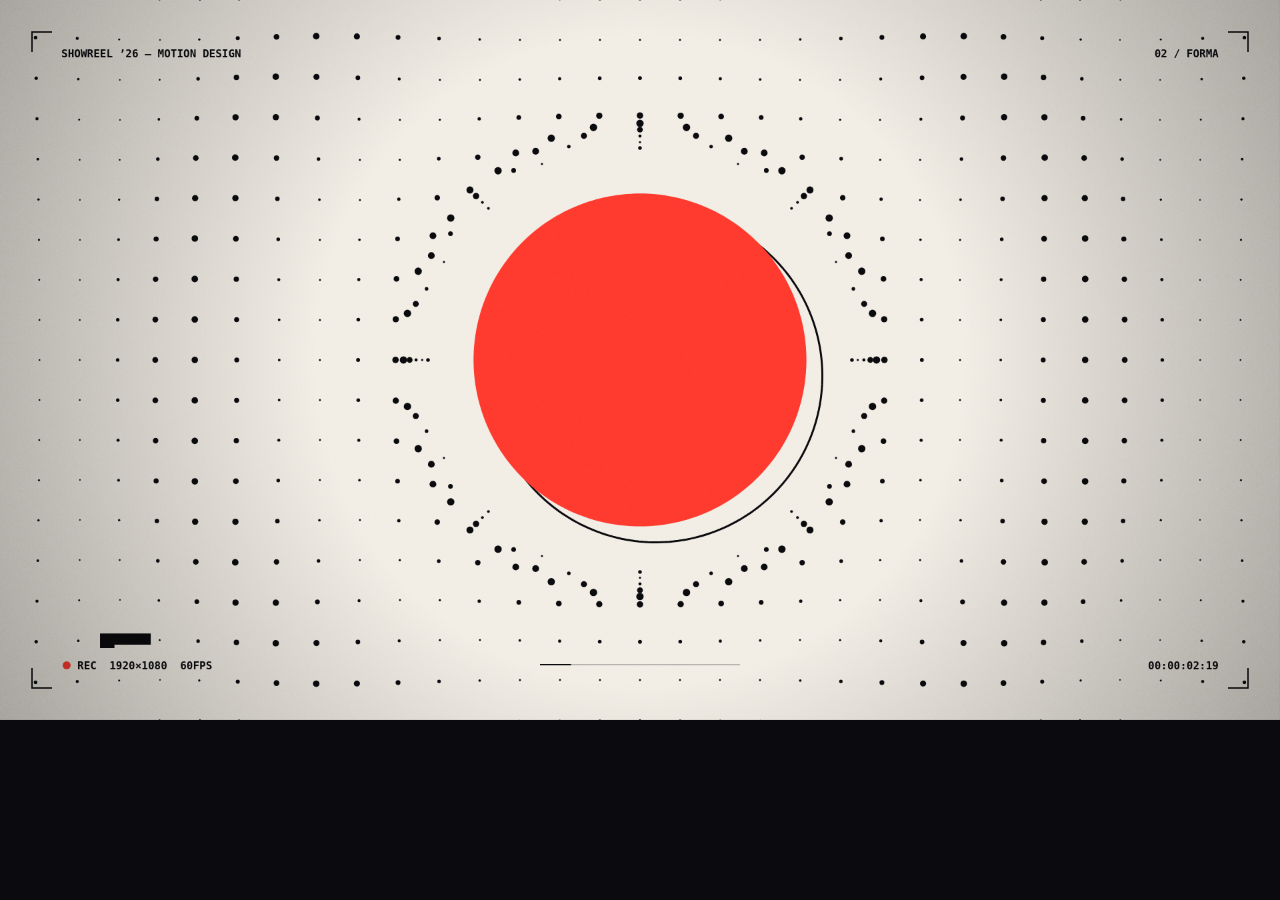
<file: showreel/showreel.html>
<!doctype html>
<html>
<head>
<meta charset="utf-8">
<title>Showreel 2026</title>
<style>
  html,body{margin:0;background:#0B0B0F;overflow:hidden}
  canvas{display:block;width:100vw;height:auto}
</style>
</head>
<body>
<canvas id="c" width="1920" height="1080"></canvas>
<script>
/* =========================================================================
   SHOWREEL 2026 — 15s motion design reel
   Deterministic renderer: window.render(t) draws the frame at time t (s).
   Open in a browser to preview in real time; render.mjs exports frames.
   ========================================================================= */
const W = 1920, H = 1080, CX = W / 2, CY = H / 2, DURATION = 15;
const cv = document.getElementById('c');
const ctx = cv.getContext('2d');

const C = {
  ink: '#0B0B0F', cream: '#F2EEE6', red: '#FF3B2F',
  lime: '#C8FF3C', violet: '#6A4CFF', white: '#FFFFFF'
};
const FONT = '"Inter Display", "Inter", sans-serif';
const MONO = '"JetBrains Mono", "DejaVu Sans Mono", monospace';

/* ---------- math & easing ---------- */
const clamp = (x, a = 0, b = 1) => Math.min(b, Math.max(a, x));
const lerp = (a, b, t) => a + (b - a) * t;
const P = (t, a, b) => clamp((t - a) / (b - a));
const E = {
  outExpo: x => x === 1 ? 1 : 1 - Math.pow(2, -10 * x),
  inExpo: x => x === 0 ? 0 : Math.pow(2, 10 * x - 10),
  inOutExpo: x => x === 0 ? 0 : x === 1 ? 1 : x < .5 ? Math.pow(2, 20 * x - 10) / 2 : (2 - Math.pow(2, -20 * x + 10)) / 2,
  outCubic: x => 1 - Math.pow(1 - x, 3),
  inOutCubic: x => x < .5 ? 4 * x * x * x : 1 - Math.pow(-2 * x + 2, 3) / 2,
  outBack: x => { const c1 = 1.70158, c3 = c1 + 1; return 1 + c3 * Math.pow(x - 1, 3) + c1 * Math.pow(x - 1, 2); },
  inBack: x => { const c1 = 1.70158, c3 = c1 + 1; return c3 * x * x * x - c1 * x * x; },
  outElastic: x => x === 0 ? 0 : x === 1 ? 1 : Math.pow(2, -10 * x) * Math.sin((x * 10 - .75) * (2 * Math.PI / 3)) + 1,
  inOutQuart: x => x < .5 ? 8 * x ** 4 : 1 - Math.pow(-2 * x + 2, 4) / 2,
};
function rng(seed) {
  return () => {
    seed |= 0; seed = seed + 0x6D2B79F5 | 0;
    let t = Math.imul(seed ^ seed >>> 15, 1 | seed);
    t = t + Math.imul(t ^ t >>> 7, 61 | t) ^ t;
    return ((t ^ t >>> 14) >>> 0) / 4294967296;
  };
}
function hexToRgb(h) { const n = parseInt(h.slice(1), 16); return [n >> 16 & 255, n >> 8 & 255, n & 255]; }
function mix(a, b, t) { const A = hexToRgb(a), B = hexToRgb(b); return `rgb(${A.map((v, i) => Math.round(lerp(v, B[i], t))).join(',')})`; }
const bump = (t, a, b) => { const p = P(t, a, b); return Math.sin(p * Math.PI); };

/* ---------- text helpers ---------- */
function setFont(size, weight = 900, fam = FONT) { ctx.font = `${weight} ${size}px ${fam}`; }

function fitSize(str, targetW, maxSize, weight = 900) {
  setFont(100, weight);
  return Math.min(maxSize, 100 * targetW / ctx.measureText(str).width);
}

/* Per-letter masked reveal (letters rise from behind a clipping band). */
function revealText(str, x, y, size, o) {
  const {
    t, start, dur = 0.6, stagger = 0.04, color = C.cream, weight = 900,
    align = 'center', tracking = 0, outline = false, ease = E.outExpo,
    exitStart = null, exitDur = 0.45, fam = FONT, lineWidth = 2
  } = o;
  setFont(size, weight, fam);
  const chars = [...str];
  const widths = chars.map(c => ctx.measureText(c).width);
  const total = widths.reduce((a, b) => a + b, 0) + tracking * (chars.length - 1);
  let cx = align === 'center' ? x - total / 2 : align === 'right' ? x - total : x;
  ctx.save();
  ctx.beginPath();
  ctx.rect(cx - size, y - size * 1.02, total + size * 2, size * 1.3);
  ctx.clip();
  ctx.textBaseline = 'alphabetic';
  ctx.textAlign = 'left';
  if (outline) { ctx.strokeStyle = color; ctx.lineWidth = lineWidth; } else ctx.fillStyle = color;
  chars.forEach((ch, i) => {
    const s = start + i * stagger;
    const p = ease(P(t, s, s + dur));
    let off = (1 - p) * size * 1.1;
    if (exitStart !== null) {
      const es = exitStart + i * stagger * 0.6;
      off -= E.inExpo(P(t, es, es + exitDur)) * size * 1.15;
    }
    if (p > 0) {
      if (outline) ctx.strokeText(ch, cx, y + off); else ctx.fillText(ch, cx, y + off);
    }
    cx += widths[i] + tracking;
  });
  ctx.restore();
  return total;
}

/* Typewriter mono text with cursor */
function typeText(str, x, y, size, t, start, cps, color, align = 'left', cursor = true) {
  setFont(size, 500, MONO);
  ctx.fillStyle = color;
  ctx.textAlign = align;
  ctx.textBaseline = 'alphabetic';
  const n = Math.floor(clamp((t - start) * cps, 0, str.length));
  if (t < start) return;
  const s = str.slice(0, n);
  ctx.fillText(s, x, y);
  if (cursor && (n < str.length || Math.floor(t * 4) % 2 === 0)) {
    const w = ctx.measureText(s).width;
    const bx = align === 'left' ? x + w + 4 : align === 'center' ? x + w / 2 + 4 : x + 4;
    ctx.fillRect(bx, y - size * 0.8, size * 0.55, size * 0.95);
  }
  ctx.textAlign = 'left';
}

/* ---------- shape morph geometry ---------- */
const NP = 240;
function circlePts(R) {
  const a = [];
  for (let k = 0; k < NP; k++) { const ang = -Math.PI / 2 + k / NP * Math.PI * 2; a.push([Math.cos(ang) * R, Math.sin(ang) * R]); }
  return a;
}
function polyPts(n, R, inner = null) {
  const m = inner ? n * 2 : n, verts = [];
  for (let i = 0; i < m; i++) {
    const ang = -Math.PI / 2 + i * 2 * Math.PI / m;
    const r = inner && i % 2 ? inner : R;
    verts.push([Math.cos(ang) * r, Math.sin(ang) * r]);
  }
  const seg = []; let L = 0;
  for (let i = 0; i < m; i++) { const a = verts[i], b = verts[(i + 1) % m]; const l = Math.hypot(b[0] - a[0], b[1] - a[1]); seg.push(l); L += l; }
  const pts = [];
  for (let k = 0; k < NP; k++) {
    let d = k / NP * L, i = 0;
    while (d > seg[i]) { d -= seg[i]; i++; }
    const a = verts[i], b = verts[(i + 1) % m], f = d / seg[i];
    pts.push([lerp(a[0], b[0], f), lerp(a[1], b[1], f)]);
  }
  return pts;
}
const SHAPES = {
  circle: circlePts(230),
  square: polyPts(4, 290),
  tri: polyPts(3, 330),
  star: polyPts(5, 340, 150),
};
const MORPH_KEYS = [[2.85, 'square'], [3.40, 'tri'], [3.95, 'star']];
function shapeAt(t) {
  let cur = SHAPES.circle.map(p => p.slice());
  let rot = t * 0.45;
  for (const [kt, name] of MORPH_KEYS) {
    const m = E.inOutExpo(P(t, kt - 0.32, kt));
    const tgt = SHAPES[name];
    cur = cur.map((p, i) => [lerp(p[0], tgt[i][0], m), lerp(p[1], tgt[i][1], m)]);
    rot += m * Math.PI / 2;
  }
  return { pts: cur, rot };
}
function pathPts(pts) {
  ctx.beginPath();
  pts.forEach((p, i) => i ? ctx.lineTo(p[0], p[1]) : ctx.moveTo(p[0], p[1]));
  ctx.closePath();
}

/* ---------- precomputed assets ---------- */
const grain = document.createElement('canvas');
grain.width = grain.height = 256;
{
  const g = grain.getContext('2d'), id = g.createImageData(256, 256), r = rng(7);
  for (let i = 0; i < id.data.length; i += 4) { const v = r() * 255; id.data[i] = id.data[i + 1] = id.data[i + 2] = v; id.data[i + 3] = 255; }
  g.putImageData(id, 0, 0);
}
const grainPat = ctx.createPattern(grain, 'repeat');

// 3D particle sets
const NPTS = 900;
const R3 = rng(42);
const PART = [];
{
  const golden = Math.PI * (3 - Math.sqrt(5));
  for (let i = 0; i < NPTS; i++) {
    const y = 1 - (i / (NPTS - 1)) * 2, rad = Math.sqrt(1 - y * y), th = golden * i;
    const sph = [Math.cos(th) * rad * 330, y * 330, Math.sin(th) * rad * 330];
    const u = (i * 0.6180339887 % 1) * Math.PI * 2, v = (i / NPTS) * Math.PI * 2 * 37;
    const tor = [(300 + 115 * Math.cos(v)) * Math.cos(u), 115 * Math.sin(v), (300 + 115 * Math.cos(v)) * Math.sin(u)];
    const rnd = [(R3() - .5) * 3600, (R3() - .5) * 2400, (R3() - .5) * 2400 - 300];
    PART.push({ sph, tor, rnd, d1: R3(), d2: R3() });
  }
}
const PAL3D = Array.from({ length: 24 }, (_, i) => mix(C.lime, C.violet, i / 23));

/* ---------- global camera shake on hits ---------- */
const HITS = [1.05, 2.2, 4.72, 5.05, 5.4, 5.75, 6.3, 7.2, 9.82, 12.3, 13.2];
function shake(t) {
  let a = 0;
  for (const h of HITS) if (t >= h) a += 12 * Math.exp(-(t - h) * 16);
  return [a * Math.sin(t * 97.3), a * Math.cos(t * 83.1)];
}

/* =========================================================================
   SCENE 1 — UVOD (0 – 2.2): dot → line → MOTION
   ========================================================================= */
function scene1(t) {
  ctx.fillStyle = C.ink; ctx.fillRect(0, 0, W, H);

  // expanding rings
  [C.red, C.lime, C.violet].forEach((col, i) => {
    const p = E.outExpo(P(t, 1.05 + i * 0.09, 2.1 + i * 0.09));
    if (p <= 0 || p >= 1) return;
    ctx.strokeStyle = col;
    ctx.lineWidth = (1 - p) * 26;
    ctx.beginPath(); ctx.arc(CX, CY, 40 + p * 1250, 0, Math.PI * 2); ctx.stroke();
  });

  // dot pop + anticipation squash + stretch into line
  const pop = E.outBack(P(t, 0.08, 0.42));
  const squash = bump(t, 0.42, 0.6);
  const st = E.inOutExpo(P(t, 0.55, 1.0));
  const split = E.outExpo(P(t, 1.0, 1.5));
  const shrink = E.inOutExpo(P(t, 1.5, 2.0));
  let w = lerp(32 * pop, 1480, st) * (1 + squash * 0.35) * lerp(1, 0.62, shrink);
  let h = lerp(32 * pop, 6, st) * (1 - squash * 0.3);
  ctx.fillStyle = C.red;
  if (split <= 0) {
    rr(CX - w / 2, CY - h / 2, w, h, h / 2); ctx.fill();
  } else {
    const dy = split * 200;
    rr(CX - w / 2, CY - dy - h / 2, w, h, h / 2); ctx.fill();
    rr(CX - w / 2, CY + dy - h / 2, w, h, h / 2); ctx.fill();
  }

  // headline
  const trk = lerp(0, 34, E.outCubic(P(t, 1.1, 2.2)));
  revealText('MOTION', CX, CY + 108, 300, { t, start: 1.02, dur: 0.55, stagger: 0.035, color: C.cream, tracking: trk });
  if (t > 1.35) {
    setFont(22, 500, MONO);
    typeText('SHOWREEL — 2026 — MOTION DESIGN', CX - 245, CY + 262, 22, t, 1.35, 60, C.cream, 'left', false);
  }

  // exit: circle wipe reveals scene 2
}
function rr(x, y, w, h, r) {
  r = Math.max(0, Math.min(r, Math.abs(w) / 2, Math.abs(h) / 2));
  ctx.beginPath(); ctx.roundRect(x, y, w, h, r);
}

/* =========================================================================
   SCENE 2 — FORMA (1.85 – 4.72): dot field + morphing shape
   ========================================================================= */
function scene2(t) {
  ctx.fillStyle = C.cream; ctx.fillRect(0, 0, W, H);

  const appear = E.outBack(P(t, 1.95, 2.5));
  const pre = bump(t, 4.12, 4.32) * 0.14;
  const blow = E.inExpo(P(t, 4.3, 4.72));
  const scale = appear * (1 - pre) * (1 + blow * 22);
  const Reff = 270 * scale;

  // dot field with radial wave and shape repel
  const sp = 60, cols = 33, rows = 19, ox = CX - (cols - 1) * sp / 2, oy = CY - (rows - 1) * sp / 2;
  ctx.fillStyle = C.ink;
  for (let j = 0; j < rows; j++) for (let i = 0; i < cols; i++) {
    let x = ox + i * sp, y = oy + j * sp;
    const dx = x - CX, dy = y - CY, d = Math.hypot(dx, dy) || 1;
    const ap = E.outExpo(P(t, 1.95 + d / 1600 * 0.5, 2.55 + d / 1600 * 0.5));
    if (ap <= 0) continue;
    const wv = Math.sin(d * 0.017 - t * 7) * 0.5 + 0.5;
    let nd = d + wv * 8;
    const minD = Reff + 70;
    if (nd < minD) nd = lerp(nd, minD, 0.85);
    x = CX + dx / d * nd; y = CY + dy / d * nd;
    const r = (1.6 + 4.2 * wv) * ap;
    ctx.beginPath(); ctx.arc(x, y, r, 0, Math.PI * 2); ctx.fill();
  }

  // echo outline (delayed)
  const echo = shapeAt(t - 0.12);
  ctx.save();
  ctx.translate(CX + 22 * scale, CY + 22 * scale);
  ctx.rotate(echo.rot); ctx.scale(scale, scale);
  pathPts(echo.pts);
  ctx.lineWidth = 3 / Math.max(scale, 0.01);
  ctx.strokeStyle = C.ink; ctx.stroke();
  ctx.restore();

  // main shape
  const sh = shapeAt(t);
  ctx.save();
  ctx.translate(CX, CY); ctx.rotate(sh.rot); ctx.scale(scale, scale);
  pathPts(sh.pts); ctx.fillStyle = C.red; ctx.fill();
  ctx.restore();

  if (blow > 0.98) return;
  // typography
  revealText('FORMA', 140, 930, 150, { t, start: 2.3, dur: 0.6, stagger: 0.04, color: C.ink, align: 'left', exitStart: 4.1, exitDur: 0.3 });
  typeText('02 — oblik · ritam · tempo', 146, 985, 22, t, 2.6, 40, C.ink, 'left', false);

  // shape index list
  const names = ['KRUG', 'KVADRAT', 'TROUGAO', 'ZVEZDA'];
  const keys = [2.2, 2.85, 3.4, 3.95];
  let active = 0; keys.forEach((k, i) => { if (t >= k - 0.16) active = i; });
  names.forEach((n, i) => {
    const ap = E.outExpo(P(t, 2.4 + i * 0.06, 2.9 + i * 0.06));
    const out = E.inExpo(P(t, 4.05 + i * 0.03, 4.3 + i * 0.03));
    const y = 430 + i * 56;
    const x = 1600 + (1 - ap) * 80 + out * 120;
    ctx.globalAlpha = ap * (1 - out);
    const on = i === active;
    ctx.fillStyle = on ? C.red : C.ink;
    setFont(26, on ? 700 : 400, MONO);
    ctx.fillText(`0${i + 1}  ${n}`, x, y);
    if (on) { ctx.fillRect(x - 34, y - 18, 18, 18); }
    ctx.globalAlpha = 1;
  });
}

/* =========================================================================
   SCENE 3 — TIPOGRAFIJA (4.72 – 7.4): kinetic words + marquee
   ========================================================================= */
const WORDS = [
  { w: 'DIZAJN', s: 4.72, bg: C.red, fg: C.ink },
  { w: 'KOJI', s: 5.05, bg: C.ink, fg: C.lime },
  { w: 'SE', s: 5.40, bg: C.violet, fg: C.cream },
  { w: 'KREĆE.', s: 5.75, bg: C.lime, fg: C.ink },
];
function scene3(t) {
  if (t < 6.3) {
    let k = 0; WORDS.forEach((o, i) => { if (t >= o.s) k = i; });
    const cur = WORDS[k], prev = WORDS[Math.max(0, k - 1)];
    ctx.fillStyle = k === 0 ? cur.bg : prev.bg; ctx.fillRect(0, 0, W, H);
    if (k > 0) {
      const p = E.outExpo(P(t, cur.s, cur.s + 0.16));
      ctx.fillStyle = cur.bg; ctx.fillRect(0, H - p * H, W, p * H);
    }
    // accent stripes behind
    const sp = E.outExpo(P(t, cur.s, cur.s + 0.3));
    ctx.fillStyle = cur.fg; ctx.globalAlpha = 0.12;
    for (let i = 0; i < 5; i++) {
      const y = 140 + i * 200;
      const x0 = (i % 2 ? -1 : 1) * (1 - sp) * W;
      ctx.fillRect(x0, y, W, 6);
    }
    ctx.globalAlpha = 1;

    const size = fitSize(cur.w, 1450, 560);
    const sc = lerp(1.18, 1, E.outExpo(P(t, cur.s, cur.s + 0.4)));
    const sk = lerp(-0.22, 0, E.outExpo(P(t, cur.s, cur.s + 0.35)));
    ctx.save();
    ctx.translate(CX, CY); ctx.scale(sc, sc); ctx.transform(1, 0, sk, 1, 0, 0);
    revealText(cur.w, 0, size * 0.36, size, { t, start: cur.s, dur: 0.28, stagger: 0.022, color: cur.fg });
    ctx.restore();
    // index tag
    setFont(24, 600, MONO); ctx.fillStyle = cur.fg;
    ctx.fillText(`[ 0${k + 1} / 04 ]`, 120, H - 130);
    ctx.textAlign = 'right'; ctx.fillText('KINETIČKA TIPOGRAFIJA', W - 120, H - 130); ctx.textAlign = 'left';
    return;
  }
  // marquee wall
  ctx.fillStyle = C.ink; ctx.fillRect(0, 0, W, H);
  const enter = E.outExpo(P(t, 6.3, 6.8));
  const sc = lerp(1.6, 1, enter);
  ctx.save();
  ctx.translate(CX, CY); ctx.rotate(-0.14); ctx.scale(sc, sc);
  const txt = 'DIZAJN KOJI SE KREĆE — ';
  const size = 150;
  setFont(size, 900);
  const pw = ctx.measureText(txt).width;
  for (let r = -5; r <= 5; r++) {
    const y = r * 158 + size * 0.36;
    const dir = r % 2 ? 1 : -1;
    const off = ((dir * (t - 6.3) * 1100 + r * 371) % pw + pw) % pw;
    const style = r === 0 ? 'red' : (r % 2 ? 'outline' : 'fill');
    setFont(size, 900);
    if (style === 'outline') { ctx.strokeStyle = C.cream; ctx.lineWidth = 2; }
    else ctx.fillStyle = style === 'red' ? C.red : C.cream;
    for (let x = -2600 - off; x < 2600; x += pw) {
      if (style === 'outline') ctx.strokeText(txt, x, y); else ctx.fillText(txt, x, y);
    }
  }
  ctx.restore();
}

/* =========================================================================
   SCENE 4 — PROSTOR (6.95 – 9.9): 3D particle sphere → torus → explode
   ========================================================================= */
function scene4(t) {
  ctx.fillStyle = C.ink; ctx.fillRect(0, 0, W, H);
  const cx = 1190, cy = 540;
  const g = ctx.createRadialGradient(cx, cy, 0, cx, cy, 800);
  g.addColorStop(0, 'rgba(106,76,255,0.28)'); g.addColorStop(1, 'rgba(106,76,255,0)');
  ctx.fillStyle = g; ctx.fillRect(0, 0, W, H);

  const morphG = E.inOutCubic(P(t, 8.5, 9.35));
  const ry = t * 0.85, rx = 0.35 + Math.sin(t * 0.9) * 0.12 + morphG * 0.75;
  const cY = Math.cos(ry), sY = Math.sin(ry), cX = Math.cos(rx), sX = Math.sin(rx);
  const ex = E.inExpo(P(t, 9.45, 9.85));
  const F = 950, ZOFF = 1250;

  // orbit ring (behind)
  const ringP = E.inOutExpo(P(t, 7.5, 8.4));
  const ringOut = E.inExpo(P(t, 9.35, 9.6));
  const ringPts = [];
  const tilt = 1.25, rcy = Math.cos(t * 0.3), rsy = Math.sin(t * 0.3);
  for (let k = 0; k <= 160; k++) {
    const a = k / 160 * Math.PI * 2 * ringP;
    let x = Math.cos(a) * 540, y = 0, z = Math.sin(a) * 540;
    let y2 = y * Math.cos(tilt) - z * Math.sin(tilt), z2 = y * Math.sin(tilt) + z * Math.cos(tilt);
    let x3 = x * rcy + z2 * rsy, z3 = -x * rsy + z2 * rcy;
    const s = F / (z3 + ZOFF);
    ringPts.push([cx + x3 * s, cy + y2 * s, z3]);
  }
  if (ringP > 0) {
    ctx.strokeStyle = 'rgba(242,238,230,0.35)'; ctx.lineWidth = 1.5;
    ctx.globalAlpha = 1 - ringOut;
    ctx.beginPath(); ringPts.forEach((p, i) => i ? ctx.lineTo(p[0], p[1]) : ctx.moveTo(p[0], p[1])); ctx.stroke();
    // satellites
    for (let s = 0; s < 3; s++) {
      const idx = Math.floor(((t * 0.35 + s / 3) % 1) * 160 * ringP);
      const p = ringPts[clamp(idx, 0, ringPts.length - 1)];
      ctx.fillStyle = s === 0 ? C.red : C.cream;
      ctx.beginPath(); ctx.arc(p[0], p[1], s === 0 ? 9 : 5, 0, Math.PI * 2); ctx.fill();
    }
    ctx.globalAlpha = 1;
  }

  // particles
  const arr = [];
  for (let i = 0; i < NPTS; i++) {
    const q = PART[i];
    const a = E.outExpo(P(t, 7.05 + q.d1 * 0.5, 7.85 + q.d1 * 0.5));
    const m = E.inOutCubic(P(t, 8.5 + q.d2 * 0.3, 9.1 + q.d2 * 0.3));
    let x = lerp(lerp(q.rnd[0], q.sph[0], a), q.tor[0], m);
    let y = lerp(lerp(q.rnd[1], q.sph[1], a), q.tor[1], m);
    let z = lerp(lerp(q.rnd[2], q.sph[2], a), q.tor[2], m);
    const pulse = 1 + Math.sin(t * 6 + q.d1 * 12) * 0.02;
    const k = (1 + ex * (4 + q.d1 * 6)) * pulse;
    x *= k; y *= k; z *= k;
    const x1 = x * cY + z * sY, z1 = -x * sY + z * cY;
    const y2 = y * cX - z1 * sX, z2 = y * sX + z1 * cX;
    const zz = z2 + ZOFF;
    if (zz < 60) continue;
    const s = F / zz;
    arr.push([z2, cx + x1 * s, cy + y2 * s, s]);
  }
  arr.sort((a, b) => b[0] - a[0]);
  for (const [z, px, py, s] of arr) {
    const d = clamp((z + 400) / 800);
    ctx.fillStyle = PAL3D[Math.round(d * 23)];
    ctx.globalAlpha = 0.45 + 0.55 * (1 - d);
    ctx.beginPath(); ctx.arc(px, py, Math.max(0.8, 5.2 * s), 0, Math.PI * 2); ctx.fill();
    if (d < 0.35) { ctx.globalAlpha = 0.12; ctx.beginPath(); ctx.arc(px, py, 14 * s, 0, Math.PI * 2); ctx.fill(); }
  }
  ctx.globalAlpha = 1;

  // typography
  revealText('PROSTOR', 140, 600, 168, { t, start: 7.35, dur: 0.6, stagger: 0.035, color: C.cream, align: 'left', exitStart: 9.3, exitDur: 0.35 });
  typeText('04 — 3D · čestice · dubina', 146, 660, 22, t, 7.7, 40, C.cream, 'left', false);

  // tech readout
  if (t > 7.8 && t < 9.5) {
    setFont(16, 500, MONO); ctx.fillStyle = 'rgba(242,238,230,0.6)';
    const lines = [
      `ROT.Y   ${((ry * 180 / Math.PI) % 360).toFixed(1).padStart(6)}°`,
      `ROT.X   ${(rx * 180 / Math.PI).toFixed(1).padStart(6)}°`,
      `PTS     ${String(NPTS).padStart(6)}`,
      `MORPH   ${morphG.toFixed(2).padStart(6)}`,
    ];
    lines.forEach((l, i) => ctx.fillText(l, 146, 760 + i * 26));
  }
}

/* =========================================================================
   SCENE 5 — PODACI (9.82 – 12.45): counters, bars, line, ring
   ========================================================================= */
const BARS = [34, 48, 41, 63, 57, 76, 70, 88, 100];
function scene5(t) {
  ctx.fillStyle = C.cream; ctx.fillRect(0, 0, W, H);

  revealText('U BROJEVIMA', 140, 250, 112, { t, start: 9.9, dur: 0.55, stagger: 0.03, color: C.ink, align: 'left' });

  // counters
  const rows = [
    { v: 120, suf: '+', pad: 0, label: 'PROJEKATA' },
    { v: 8, suf: '', pad: 2, label: 'GODINA ISKUSTVA' },
    { v: 40, suf: 'M', pad: 0, label: 'PREGLEDA' },
  ];
  rows.forEach((r, i) => {
    const s = 10.05 + i * 0.14;
    const y = 470 + i * 175;
    const p = E.outExpo(P(t, s, s + 1.3));
    const val = String(Math.round(r.v * p)).padStart(r.pad, '0') + r.suf;
    // mask rise for number
    const rise = (1 - E.outExpo(P(t, s, s + 0.5))) * 160;
    ctx.save(); ctx.beginPath(); ctx.rect(120, y - 150, 440, 170); ctx.clip();
    setFont(140, 900); ctx.fillStyle = i === 0 ? C.red : C.ink; ctx.fillText(val, 140, y + rise);
    ctx.restore();
    ctx.globalAlpha = E.outExpo(P(t, s + 0.2, s + 0.6));
    setFont(22, 600, MONO); ctx.fillStyle = C.ink; ctx.fillText(r.label, 580, y - 50);
    ctx.globalAlpha = 1;
    const lw = E.inOutExpo(P(t, s + 0.05, s + 0.75)) * 760;
    ctx.fillStyle = C.ink; ctx.fillRect(140, y + 36, lw, 2);
  });

  // bar chart
  const bx = 1060, base = 880, bw = 54, gap = 26, maxH = 400;
  const axis = E.inOutExpo(P(t, 10.0, 10.6));
  ctx.fillStyle = C.ink; ctx.fillRect(bx - 20, base, axis * (BARS.length * (bw + gap) + 20), 2);
  const tops = [];
  BARS.forEach((v, i) => {
    const s = 10.15 + i * 0.06;
    const p = E.outBack(P(t, s, s + 0.65));
    const h = v / 100 * maxH * p;
    const x = bx + i * (bw + gap);
    ctx.fillStyle = i === BARS.length - 1 ? C.red : C.ink;
    ctx.fillRect(x, base - h, bw, h);
    tops.push([x + bw / 2, base - v / 100 * maxH - 46]);
  });
  // line chart drawing over bars
  const lp = E.inOutCubic(P(t, 10.55, 11.6));
  if (lp > 0) {
    const total = tops.length - 1, upto = lp * total;
    ctx.strokeStyle = C.violet; ctx.lineWidth = 5; ctx.lineJoin = 'round'; ctx.lineCap = 'round';
    ctx.beginPath(); ctx.moveTo(tops[0][0], tops[0][1]);
    let hx = tops[0][0], hy = tops[0][1];
    for (let i = 1; i <= Math.ceil(upto); i++) {
      const f = Math.min(1, upto - (i - 1));
      hx = lerp(tops[i - 1][0], tops[i][0], f); hy = lerp(tops[i - 1][1], tops[i][1], f);
      ctx.lineTo(hx, hy);
    }
    ctx.stroke();
    ctx.fillStyle = C.violet; ctx.beginPath(); ctx.arc(hx, hy, 11, 0, Math.PI * 2); ctx.fill();
    ctx.strokeStyle = C.violet; ctx.lineWidth = 2;
    ctx.beginPath(); ctx.arc(hx, hy, 11 + (t * 40 % 22), 0, Math.PI * 2);
    ctx.globalAlpha = 1 - (t * 40 % 22) / 22; ctx.stroke(); ctx.globalAlpha = 1;
  }

  // progress ring
  const rcx = 1690, rcy = 250, rr_ = 82;
  const rp = E.outExpo(P(t, 10.3, 11.6));
  const ra = E.outBack(P(t, 10.2, 10.6));
  ctx.save(); ctx.translate(rcx, rcy); ctx.scale(ra, ra);
  ctx.lineWidth = 16; ctx.lineCap = 'round';
  ctx.strokeStyle = 'rgba(11,11,15,0.1)'; ctx.beginPath(); ctx.arc(0, 0, rr_, 0, Math.PI * 2); ctx.stroke();
  ctx.strokeStyle = C.red; ctx.beginPath(); ctx.arc(0, 0, rr_, -Math.PI / 2, -Math.PI / 2 + Math.PI * 2 * 0.98 * rp); ctx.stroke();
  setFont(46, 900); ctx.fillStyle = C.ink; ctx.textAlign = 'center';
  ctx.fillText(Math.round(98 * rp) + '%', 0, 16);
  ctx.restore(); ctx.textAlign = 'left';
  ctx.globalAlpha = E.outExpo(P(t, 10.5, 10.9));
  setFont(20, 600, MONO); ctx.fillStyle = C.ink; ctx.textAlign = 'right';
  ctx.fillText('ZADOVOLJNIH', rcx - 120, rcy - 6);
  ctx.fillText('KLIJENATA', rcx - 120, rcy + 22);
  ctx.textAlign = 'left'; ctx.globalAlpha = 1;
}

/* =========================================================================
   SCENE 6 — KRAJ (12.1 – 15): logo lock-up
   ========================================================================= */
function scene6(t) {
  ctx.fillStyle = C.ink; ctx.fillRect(0, 0, W, H);
  const push = lerp(1, 1.045, E.inOutCubic(P(t, 12.3, 15)));
  ctx.save(); ctx.translate(CX, CY); ctx.scale(push, push); ctx.translate(-CX, -CY);

  // glow
  const gl = E.outExpo(P(t, 13.0, 14.0));
  const g = ctx.createRadialGradient(CX, 380, 0, CX, 380, 700);
  g.addColorStop(0, `rgba(255,59,47,${0.16 * gl})`); g.addColorStop(1, 'rgba(255,59,47,0)');
  ctx.fillStyle = g; ctx.fillRect(0, 0, W, H);

  const shapes = [
    { col: C.red, dx: -140, kind: 'circle' },
    { col: C.lime, dx: 0, kind: 'square' },
    { col: C.violet, dx: 140, kind: 'tri' },
  ];
  shapes.forEach((s, i) => {
    const st = 12.35 + i * 0.09;
    const p = E.outExpo(P(t, st, st + 0.85));
    const sc = E.outBack(P(t, st, st + 0.5));
    const ang = i * 2.1 + (1 - p) * Math.PI * 3.2;
    const rad = (1 - p) * 520;
    const x = CX + s.dx + Math.cos(ang) * rad, y = 400 + Math.sin(ang) * rad * 0.6;
    const land = bump(t, 13.2 + i * 0.07, 13.45 + i * 0.07);
    ctx.save(); ctx.translate(x, y + land * 10); ctx.scale(sc * (1 + land * 0.18), sc * (1 - land * 0.18));
    ctx.rotate((1 - p) * Math.PI * 2);
    ctx.fillStyle = s.col;
    if (s.kind === 'circle') { ctx.beginPath(); ctx.arc(0, 0, 50, 0, Math.PI * 2); ctx.fill(); }
    if (s.kind === 'square') { ctx.fillRect(-45, -45, 90, 90); }
    if (s.kind === 'tri') { ctx.beginPath(); ctx.moveTo(0, -56); ctx.lineTo(52, 42); ctx.lineTo(-52, 42); ctx.closePath(); ctx.fill(); }
    ctx.restore();
  });

  revealText('MOTION DESIGNER', CX, 640, 128, { t, start: 12.95, dur: 0.6, stagger: 0.028, color: C.cream, tracking: 6 });
  const lw = E.inOutExpo(P(t, 13.4, 14.0)) * 640;
  ctx.fillStyle = C.red; ctx.fillRect(CX - lw / 2, 688, lw, 4);
  typeText('SHOWREEL 2026  ·  DOSTUPAN ZA NOVE PROJEKTE', CX - 300, 760, 22, t, 13.6, 70, C.cream, 'left', true);
  ctx.restore();
}

/* =========================================================================
   HUD overlay
   ========================================================================= */
function hudColor(t) {
  if (t >= 2.05 && t < 4.72) return C.ink;
  if (t >= 4.72 && t < 6.3) {
    let k = 0; WORDS.forEach((o, i) => { if (t >= o.s) k = i; });
    return WORDS[k].fg;
  }
  if (t >= 9.82 && t < 12.3) return C.ink;
  return C.cream;
}
function sceneLabel(t) {
  if (t < 2.2) return '01 / UVOD';
  if (t < 4.72) return '02 / FORMA';
  if (t < 7.2) return '03 / TIPOGRAFIJA';
  if (t < 9.82) return '04 / PROSTOR';
  if (t < 12.3) return '05 / PODACI';
  return '06 / KRAJ';
}
function hud(t) {
  const a = E.outCubic(P(t, 0.25, 0.8)) * (1 - P(t, 14.75, 15));
  if (a <= 0) return;
  const col = hudColor(t);
  ctx.globalAlpha = a;
  ctx.strokeStyle = col; ctx.fillStyle = col; ctx.lineWidth = 2;
  const m = 48, L = 30;
  [[m, m, 1, 1], [W - m, m, -1, 1], [m, H - m, 1, -1], [W - m, H - m, -1, -1]].forEach(([x, y, sx, sy]) => {
    ctx.beginPath(); ctx.moveTo(x, y + sy * L); ctx.lineTo(x, y); ctx.lineTo(x + sx * L, y); ctx.stroke();
  });
  setFont(16, 600, MONO);
  ctx.fillText('SHOWREEL ’26 — MOTION DESIGN', 92, 86);
  ctx.textAlign = 'right'; ctx.fillText(sceneLabel(t), W - 92, 86);
  const f = Math.floor(t * 60);
  const tc = `00:00:${String(Math.floor(t)).padStart(2, '0')}:${String(f % 60).padStart(2, '0')}`;
  ctx.fillText(tc, W - 92, H - 76);
  ctx.textAlign = 'left';
  // REC
  ctx.fillStyle = C.red;
  if (Math.floor(t * 2) % 2 === 0) { ctx.beginPath(); ctx.arc(100, H - 82, 6, 0, Math.PI * 2); ctx.fill(); }
  ctx.fillStyle = col; ctx.fillText('REC  1920×1080  60FPS', 116, H - 76);
  // progress bar
  ctx.globalAlpha = a * 0.25; ctx.fillRect(CX - 150, H - 84, 300, 2);
  ctx.globalAlpha = a; ctx.fillRect(CX - 150, H - 84, 300 * (t / DURATION), 2);
  ctx.globalAlpha = 1;
}

/* =========================================================================
   COMPOSITOR
   ========================================================================= */
function clipCircle(r) { ctx.beginPath(); ctx.arc(CX, CY, r, 0, Math.PI * 2); ctx.clip(); }

function render(t) {
  ctx.setTransform(1, 0, 0, 1, 0, 0);
  ctx.globalAlpha = 1; ctx.globalCompositeOperation = 'source-over';
  ctx.fillStyle = C.ink; ctx.fillRect(0, 0, W, H);
  const [sx, sy] = shake(t);
  ctx.save(); ctx.translate(sx, sy);
  ctx.fillStyle = C.ink; ctx.fillRect(-40, -40, W + 80, H + 80);

  if (t < 1.85) scene1(t);
  else if (t < 2.25) {                       // circle wipe 1 → 2
    scene1(t);
    ctx.save(); clipCircle(E.inOutExpo(P(t, 1.85, 2.22)) * 1150); scene2(t); ctx.restore();
  }
  else if (t < 4.72) scene2(t);
  else if (t < 6.95) scene3(t);
  else if (t < 7.45) {                       // slat wipe 3 → 4
    scene3(t);
    ctx.save(); ctx.beginPath();
    const n = 12, sw = W / n;
    for (let i = 0; i < n; i++) {
      const p = E.inOutExpo(P(t, 6.95 + i * 0.018, 7.2 + i * 0.018));
      ctx.rect(i * sw - 1, -40, (sw + 2) * p, H + 80);
    }
    ctx.clip(); scene4(t); ctx.restore();
  }
  else if (t < 9.82) scene4(t);
  else if (t < 12.1) scene5(t);
  else if (t < 12.55) {                      // diagonal wipe 5 → 6
    scene5(t);
    const e = lerp(-700, W + 700, E.inOutExpo(P(t, 12.1, 12.5)));
    ctx.fillStyle = C.red;
    ctx.beginPath(); ctx.moveTo(-1200, -40); ctx.lineTo(e + 90, -40); ctx.lineTo(e - 410, H + 40); ctx.lineTo(-1200, H + 40); ctx.fill();
    ctx.save(); ctx.beginPath();
    ctx.moveTo(-1200, -40); ctx.lineTo(e, -40); ctx.lineTo(e - 500, H + 40); ctx.lineTo(-1200, H + 40); ctx.clip();
    scene6(t); ctx.restore();
  }
  else scene6(t);
  ctx.restore();

  // white flash 4 → 5
  const fl = Math.max(E.outCubic(P(t, 9.62, 9.82)) * (t < 9.82 ? 1 : 0), t >= 9.82 ? 1 - E.outCubic(P(t, 9.82, 10.05)) : 0);
  if (fl > 0) { ctx.fillStyle = `rgba(255,255,255,${fl})`; ctx.fillRect(0, 0, W, H); }

  hud(t);

  // vignette
  const vg = ctx.createRadialGradient(CX, CY, H * 0.45, CX, CY, H * 1.05);
  vg.addColorStop(0, 'rgba(0,0,0,0)'); vg.addColorStop(1, 'rgba(0,0,0,0.32)');
  ctx.fillStyle = vg; ctx.fillRect(0, 0, W, H);

  // film grain
  const fr = Math.floor(t * 60);
  ctx.save();
  ctx.globalAlpha = 0.045; ctx.globalCompositeOperation = 'overlay';
  ctx.translate((fr * 73) % 256, (fr * 151) % 256);
  ctx.fillStyle = grainPat; ctx.fillRect(-256, -256, W + 512, H + 512);
  ctx.restore();

  // final fade
  const fo = P(t, 14.75, 15);
  if (fo > 0) { ctx.fillStyle = `rgba(11,11,15,${fo})`; ctx.fillRect(0, 0, W, H); }
}
window.render = render;
window.DURATION = DURATION;

/* realtime preview when opened directly (?render disables it) */
window.ready = document.fonts.load(`900 100px ${FONT}`)
  .then(() => document.fonts.load(`500 20px ${MONO}`))
  .then(() => document.fonts.load(`600 20px ${MONO}`))
  .then(() => document.fonts.load(`700 20px ${MONO}`))
  .then(() => document.fonts.ready);
if (!location.search.includes('render')) {
  window.ready.then(() => {
    const t0 = performance.now();
    const loop = now => { render(((now - t0) / 1000) % DURATION); requestAnimationFrame(loop); };
    requestAnimationFrame(loop);
  });
}
</script>
</body>
</html>
</file>
